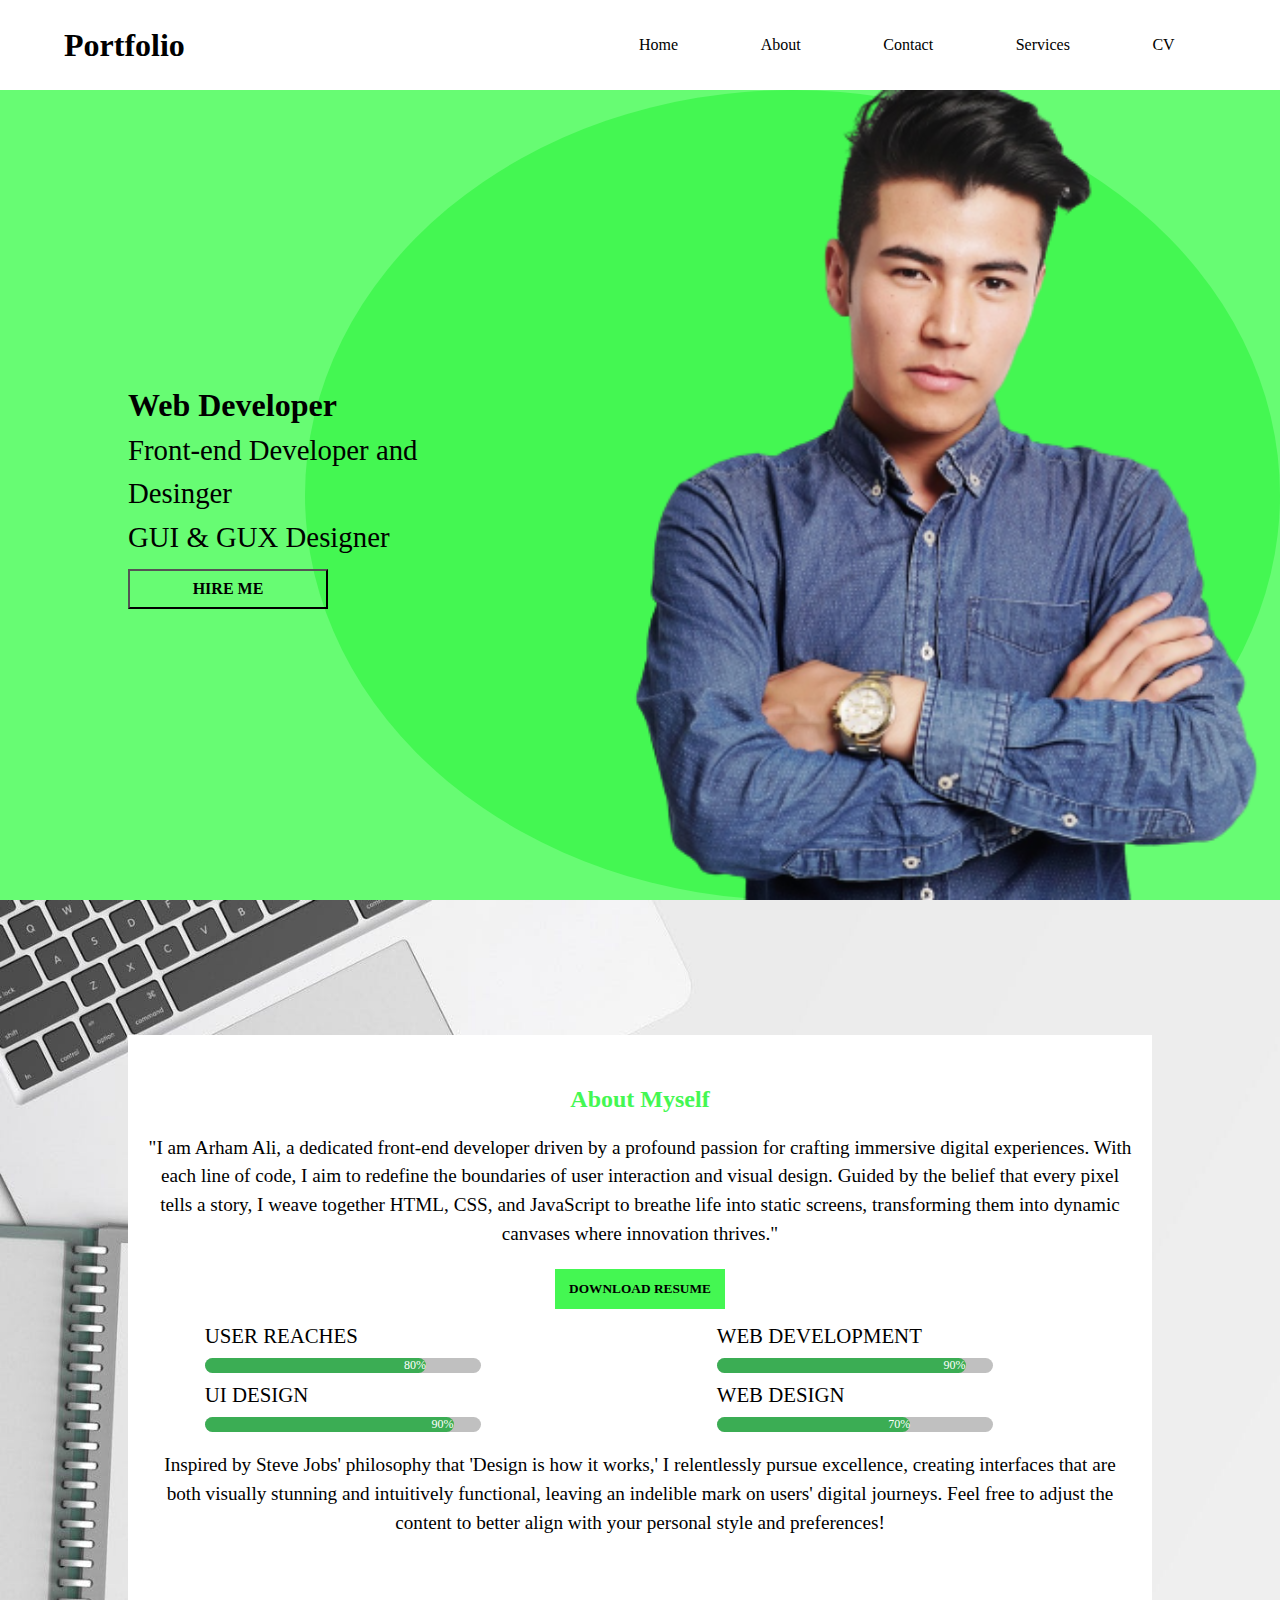
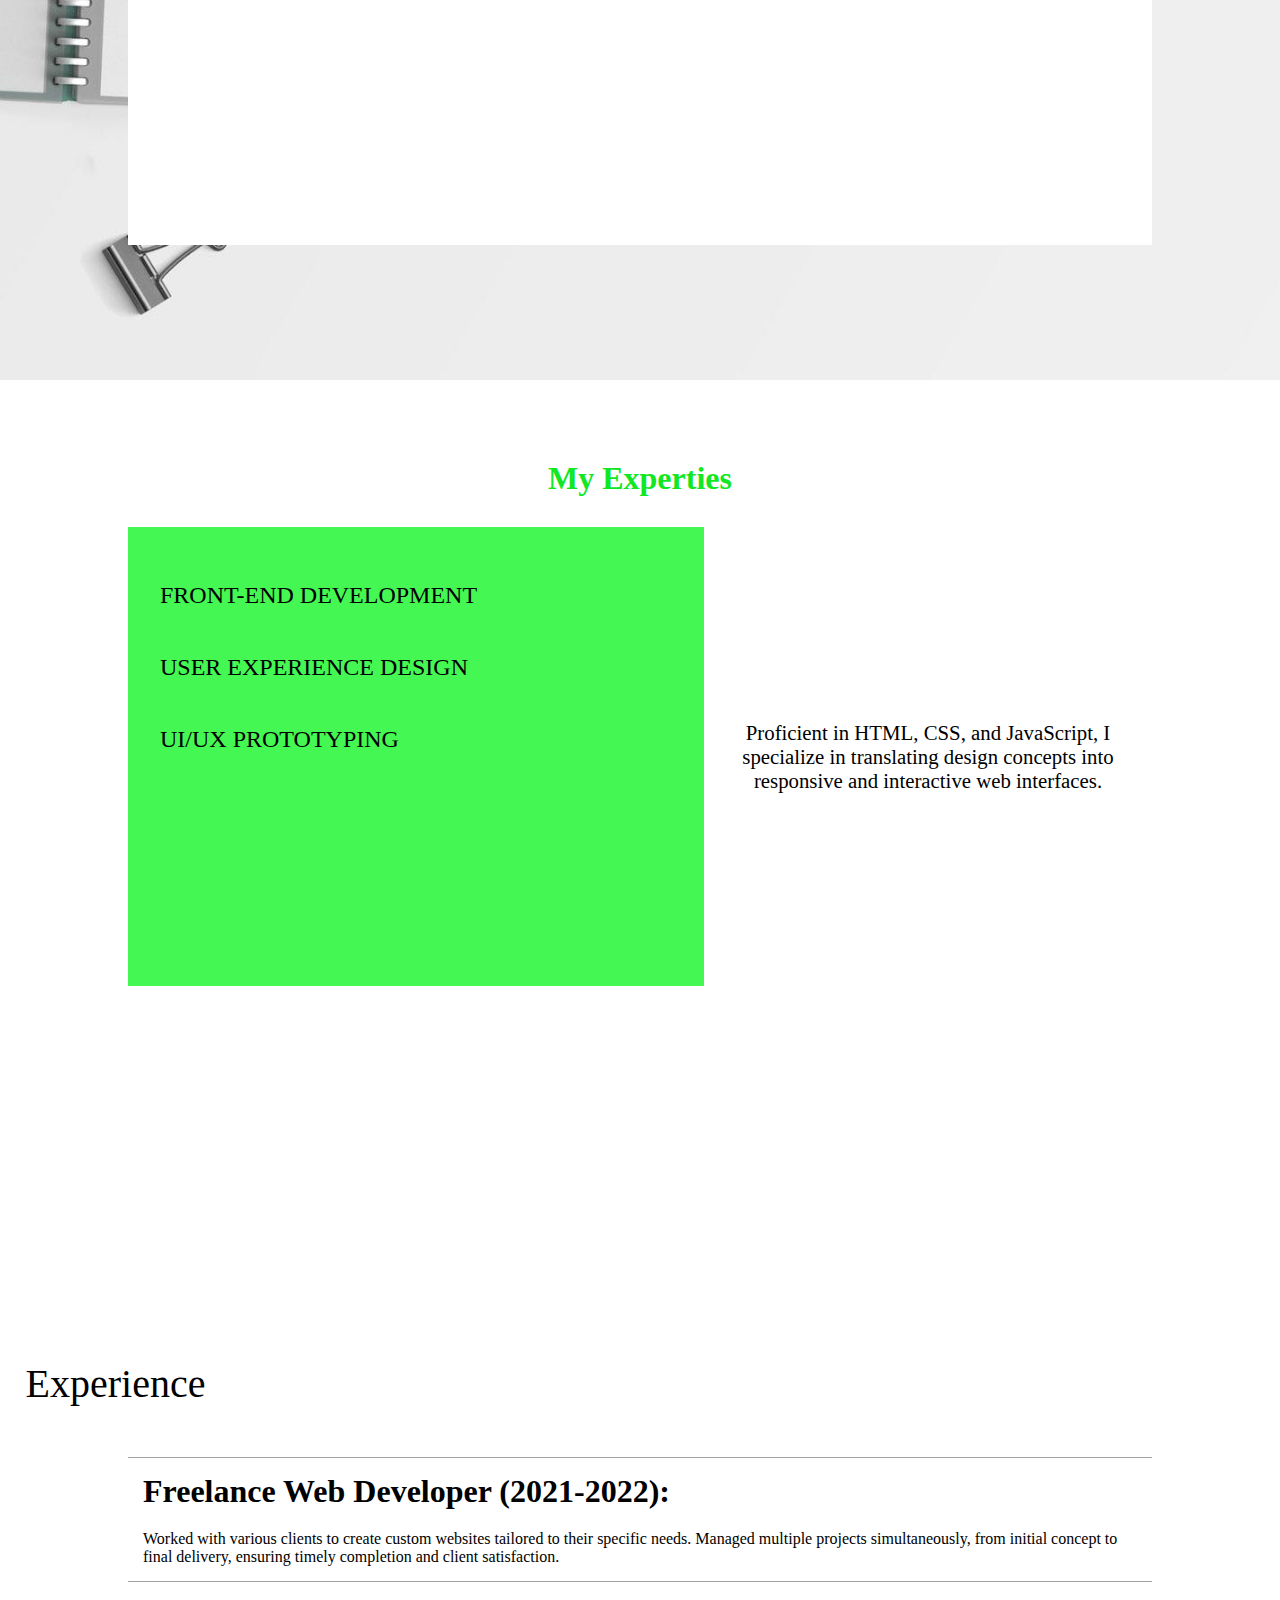
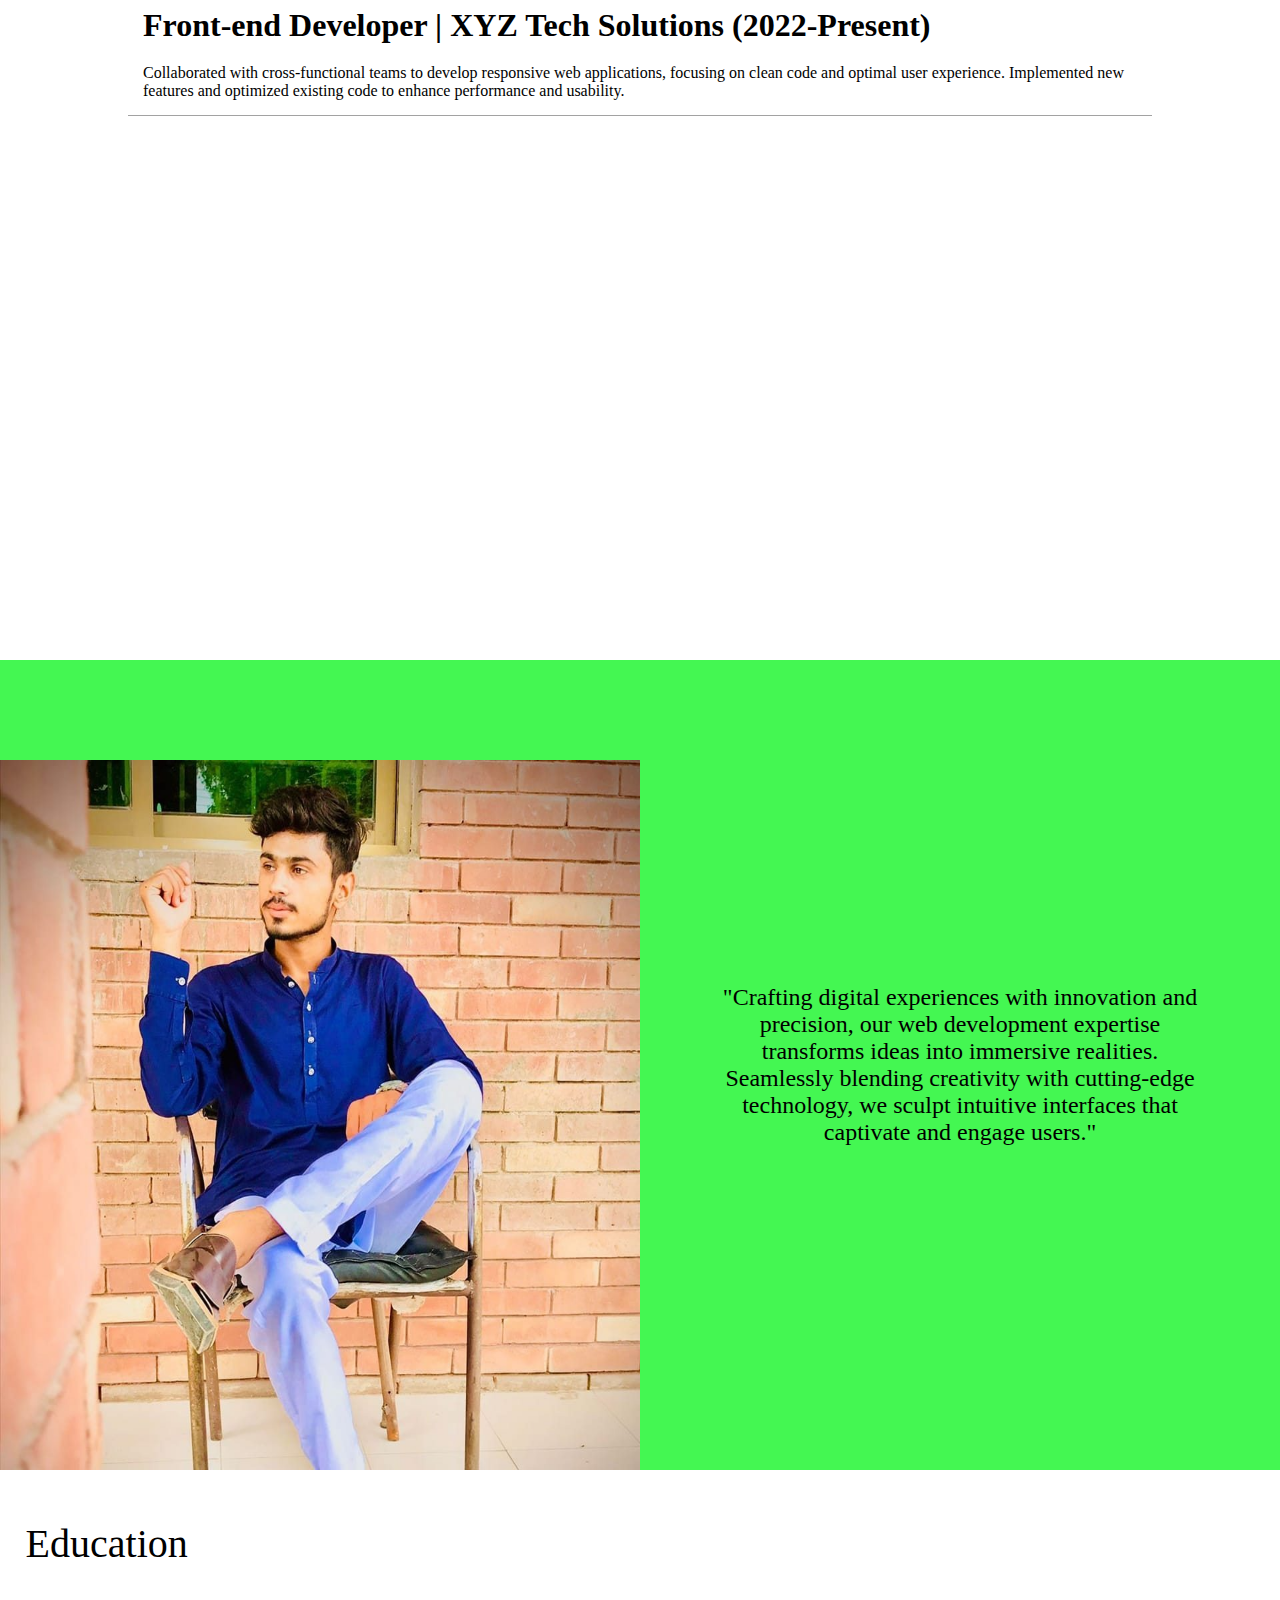
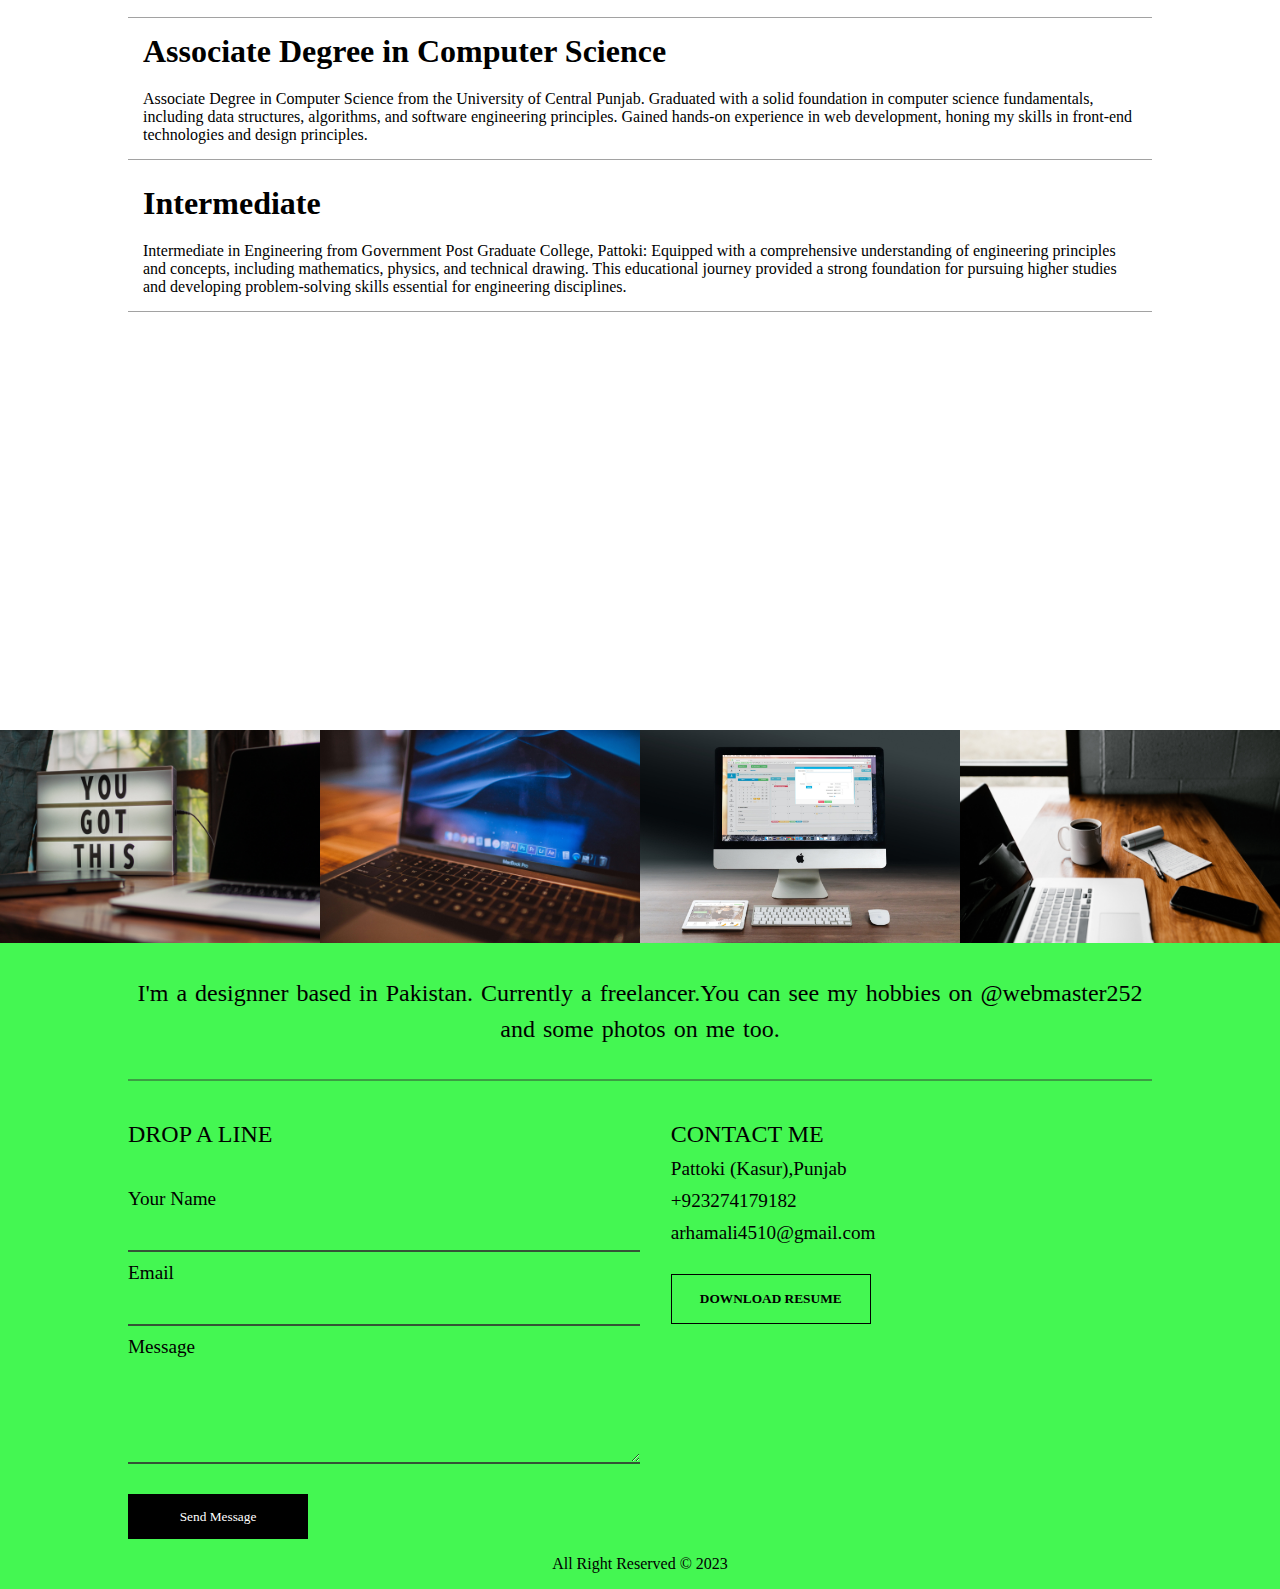
<file: index.html>
<!DOCTYPE html>
<html lang="en">

<head>
    <meta charset="UTF-8">
    <meta name="viewport" content="width=device-width, initial-scale=1.0">
    <title>My Portfolio</title>
    <link rel="stylesheet" href="stying.css">
</head>

<body>
    <header>
        <nav>
            <h1>Portfolio</h1>
            <div class="menu-toggle">
                <div class="bar"></div>
                <div class="bar"></div>
                <div class="bar"></div>
            </div>
            <ul class="menu">
                <li><a href="#home">Home</a></li>
                <li><a href="#about">About</a></li>
                <li><a href="#contact">Contact</a></li>
                <li><a href="#services">Services</a></li>
                <li><a href="cv.html">CV</a></li>
            </ul>
        </nav>
    </header>
    <main>
        <section id="home" class="first">
            <div id="text" class="text">
                <h1>Web Developer</h1>
                <p>Front-end Developer and Desinger<br>GUI & GUX Designer</p>
                <button class="hire" onclick="hire()">HIRE ME</button>
            </div>
            <div class="img">
                <img src="./model.png" alt="">
            </div>
        </section>
        <!-- About Section -->
        <section id="about" class="scnd">
            <div class="scnd-art">
                <article class="art">
                    <h2>About Myself</h2>
                    <p>"I am Arham Ali, a dedicated front-end developer driven by a profound passion for crafting
                        immersive digital experiences. With each line of code, I aim to redefine the boundaries of user
                        interaction and visual design. Guided by the belief that every pixel tells a story, I weave
                        together HTML, CSS, and JavaScript to breathe life into static screens, transforming them into
                        dynamic canvases where innovation thrives."</p>
                    <button class="resume-btn" onclick="busy()">DOWNLOAD RESUME</button>
                </article>
                <div class="pp-div">
                    <div class="p-div">
                        <div class="child-int">
                            <Label for="user">USER REACHES</Label>
                            <br>
                            <div class="container">
                                <div class="skill ur">80%</div>
                            </div>
                        </div>
                        <div class="child-int">
                            <Label for="UI">UI DESIGN</Label>
                            <br>
                            <div class="container">
                                <div class="skill ui">90%</div>
                            </div>
                        </div>
                    </div>
                    <div class="p-div">
                        <div class="child-int b">
                            <Label for="WEB">WEB DEVELOPMENT</Label>
                            <br>
                            <div class="container">
                                <div class="skill wd">90%</div>
                            </div>
                        </div>
                        <div class="child-int">
                            <Label for="WEBB">WEB DESIGN</Label>
                            <br>
                            <div class="container">
                                <div class="skill wdd">70%</div>
                            </div>
                        </div>
                    </div>
                </div>
                <div class="scnd-p">
                    <p> Inspired by Steve Jobs' philosophy that 'Design is
                        how it works,' I relentlessly pursue excellence, creating interfaces that are both visually
                        stunning and intuitively functional, leaving an indelible mark on users' digital journeys.
                        Feel free to adjust the content to better align with your personal style and preferences!</p>
                </div>
            </div>
        </section>
        <!-- Expertise Section -->
        <section id="services" class="experty">
            <h1>My Experties</h1>
            <div class="ex-parent">
                <div class="child1">
                    <!-- Add click events to toggle content -->
                    <p class="ab" onclick="toggleContent('p1')">Front-end Development</p>
                    <p class="ab" onclick="toggleContent('p2')">User Experience Design</p>
                    <p class="ab" onclick="toggleContent('p3')">UI/UX Prototyping</p>
                </div>
                <div class="child2">
                    <!-- Content to be toggled -->
                    <p class="jss p1">
                        Proficient in HTML, CSS, and JavaScript, I specialize in translating design concepts into
                        responsive and interactive web interfaces.
                    </p>
                    <p class="jss p2 hidden">
                        With a strong understanding of user behavior and interface design principles, I ensure that
                        every project I work on delivers an intuitive and engaging user experience.
                    </p>
                    <p class="jss p3 hidden">
                        Skilled in creating wireframes and prototypes using tools like Figma and Adobe XD to visualize
                        and iterate on design concepts.
                    </p>
                </div>
            </div>
        </section>
        <!-- Experience Section -->
        <section class="experience">
            <p class="h1">Experience</p>
            <div class="listt">
                <div style="border-top: 1px solid rgba(49, 48, 48, 0.452);" class="child-list">
                    <h1>Freelance Web Developer (2021-2022):</h1>
                    <p>Worked with various clients to create custom websites tailored to their specific needs. Managed
                        multiple projects simultaneously, from initial concept to final delivery, ensuring timely
                        completion and client satisfaction.</p>
                </div>
                <div class="child-list">
                    <h1>Front-end Developer | XYZ Tech Solutions (2022-Present)</h1>
                    <p>Collaborated with cross-functional teams to develop responsive web applications, focusing on
                        clean code and optimal user experience. Implemented new features and optimized existing code to
                        enhance performance and usability.</p>
                </div>
            </div>
        </section>
        <!-- Random Section -->
        <section class="enterpernour">
            <div class="my-img">
                <div class="bb enter-img">
                    <img style="width: 100%; height: 100%; object-fit: fill;" src="./Control-V (45).png" alt="">
                </div>
                <div class="bb enter-text">
                    <p>"Crafting digital experiences with innovation and precision, our web development expertise
                        transforms ideas into immersive realities. Seamlessly blending creativity with cutting-edge
                        technology, we sculpt intuitive interfaces that captivate and engage users."</p>
                </div>
            </div>
        </section>
        <!-- Education Section -->
        <section class="edu">
            <p class="h1">Education</p>
            <div class="listt">
                <div style="border-top: 1px solid rgba(49, 48, 48, 0.452);" class="child-list">
                    <h1>Associate Degree in Computer Science</h1>
                    <p> Associate Degree in Computer Science from the University of Central Punjab. Graduated with a
                        solid foundation in computer science fundamentals, including data structures, algorithms, and
                        software engineering principles. Gained hands-on experience in web development, honing my skills
                        in front-end technologies and design principles.</p>
                </div>
                <div class="child-list">
                    <h1>Intermediate</h1>
                    <p>Intermediate in Engineering from Government Post Graduate College, Pattoki: Equipped with a
                        comprehensive understanding of engineering principles and concepts, including mathematics,
                        physics, and technical drawing. This educational journey provided a strong foundation for
                        pursuing higher studies and developing problem-solving skills essential for engineering
                        disciplines.</p>
                </div>

        </section>
        <section class="base">
            <div class="art-gallery">
                <div class="art"><img src="./collection (1).jpg" alt=""></div>
                <div class="art"><img src="./collection (2).jpg" alt=""></div>
                <div class="art"><img src="./collection (3).jpg" alt=""></div>
                <div class="art"><img src="./collection (4).jpg" alt=""></div>
            </div>
        </section>
    </main>
    <footer>
        <div class="texture">
            <p>I'm a designner based in Pakistan. Currently a freelancer.You can see my hobbies on @webmaster252 and
                some photos on me too.</p>
        </div>
        <div class="divv">
            <div class="bb drop-line">
                <p class="bs">DROP A LINE</p>
                <form class="form" action="">
                    <label for="name">Your Name</label>
                    <input type="text" id="name" name="name" required>
                    <label for="">Email</label>
                    <input type="text" name="name" required>
                    <label for="msg">Message</label>
                    <textarea name="msg" id="" cols="30" rows="5"></textarea>
                    <button class="send">Send Message</button>
                </form>
            </div>
            <div id="contact" class="bb contact">
                <p class="bs">CONTACT ME</p>
                <p class="ds">Pattoki (Kasur),Punjab</p>
                <p class="ds">+923274179182</p>
                <a class="ds" style="text-decoration: none; color: black;"
                    href="mailto: arhamali4510@gmail.com">arhamali4510@gmail.com</a>
                <button class="zz resume-btn" onclick="busy()">DOWNLOAD RESUME</button>
            </div>
        </div>
        <div class="footerr">
            <p>All Right Reserved &copy 2023</p>
        </div>
    </footer>

    <script>
        // JavaScript function to toggle content visibility
        function toggleContent(className) {
            var elements = document.querySelectorAll('.child2 > p');
            elements.forEach(function (element) {
                element.classList.add('hidden');
            });

            var selectedElements = document.querySelectorAll('.' + className);
            selectedElements.forEach(function (element) {
                element.classList.remove('hidden');
            });
        }




        const busy = () => {
            window.open('cv.html');
        }
        const hire = () => {
            window.open('https://www.fiverr.com/s/R5Q6x8', '_blank');
        }

        // This script toggles the 'active' class when the menu-toggle is clicked
        const menuToggle = document.querySelector('.menu-toggle');
        const menu = document.querySelector('.menu');

        menuToggle.addEventListener('click', () => {
            menu.classList.toggle('active');
            document.querySelector('#text').style.marginTop = '20%';
        });

        // Add this script to close the menu when an item is clicked
        const menuItems = document.querySelectorAll('.menu a');

        menuItems.forEach(item => {
            item.addEventListener('click', () => {
                menu.classList.remove('active');
                document.querySelector('#text').style.marginTop = '-20%';
            });
        });
    </script>
</body>
</html>
</file>
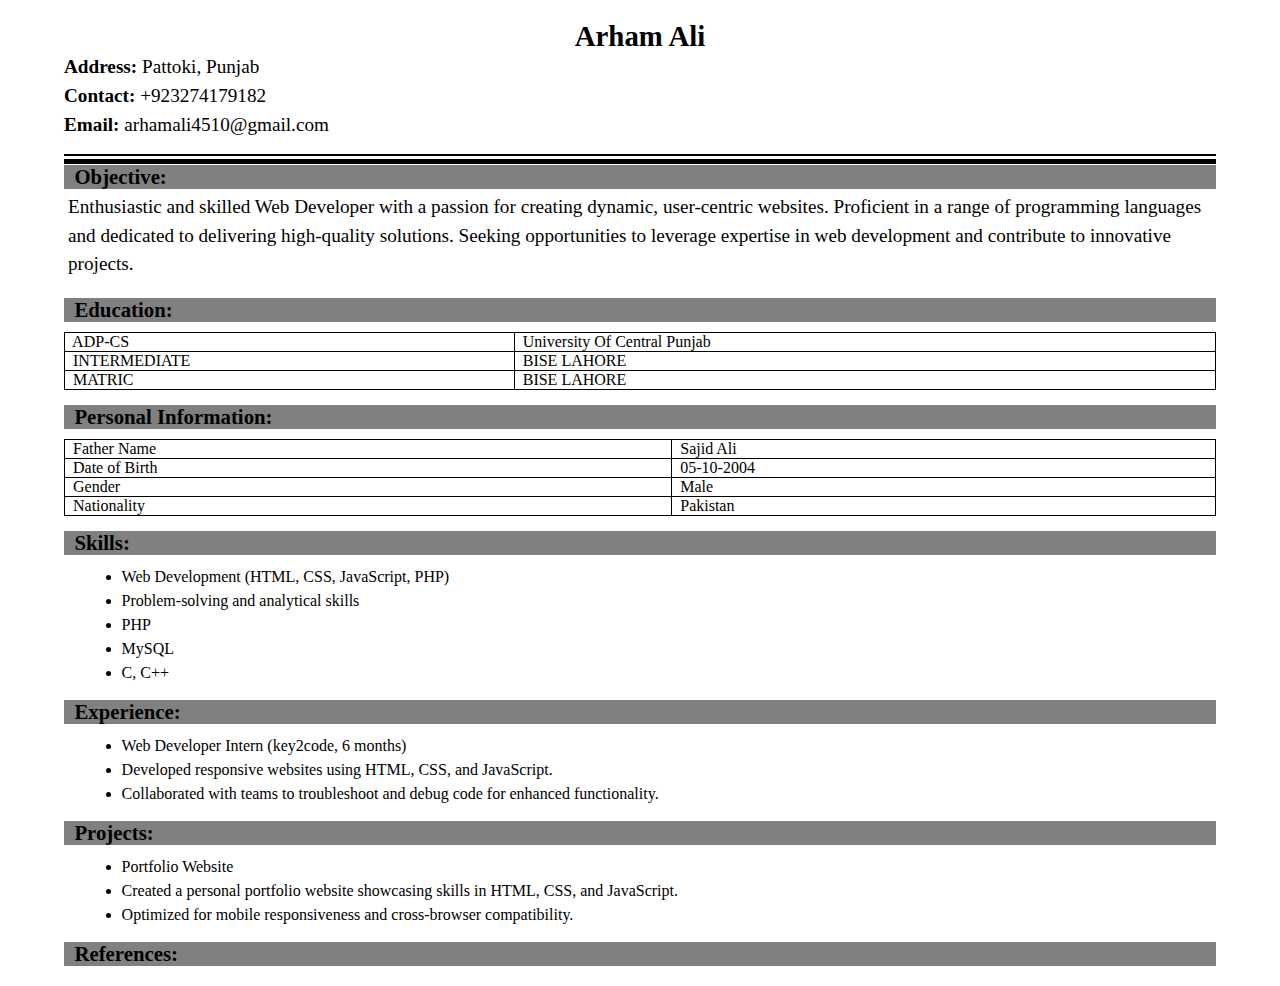
<file: cv.html>
<!DOCTYPE html>
<html lang="en">

<head>
    <meta charset="UTF-8">
    <meta name="viewport" content="width=device-width, initial-scale=1.0">
    <title>Document</title>
    <style>
        :root{
            --size:1.2rem;
        }
        *{
            margin: 0;
            padding: 0;
        }
        .head{
            text-align: center; 
        }
        .head h1{
            font-size: 1.8rem;
        }
        .info p{
            font-size: var(--size);
        }
        main{
            width: 90%;
            margin: 20px auto;
        }
        .design{
            background-color: rgba(63, 62, 62, 0.658);
            color: black;
        }
        .div1{
            background-color: black;
            height: 2px;
            width: 100%;
            margin: 3px 0;
        }
        .div2{
            background-color: black;
            height: 5px;
            width: 100%;
            margin: 2px 0 0.5px 0;
        }
       .info{
        line-height: 1.5;
       }
       .info a{
        text-decoration: none;
        color: black;
       }
       .design h2{
        font-size: 1.3rem;
       }
       .text{
        line-height: 1.5;
        font-size: var(--size);
        padding: 4px;
       }
       section{
        margin-top: 15px;
       }
       table , td, tr{
        border: 1.5px solid black;
        border-collapse: collapse;
       }
       table{
        margin-top: 10px;
        width: 100%;
       }
       section .sk{
        width: 90%;
        margin: 10px  auto;
        line-height: 1.5;
       }
    </style>
</head>

<body>
    <main>

        <section>
            <div class="head">
                <h1>
                    Arham Ali
                </h1>
        </div>
        <div class="info">
            <p>
                <b>Address: </b> Pattoki, Punjab <br>
                <b>Contact:</b> +923274179182 <br>
                <b>Email:</b> <a href="mailto: arhamali4510@gmail.com">arhamali4510@gmail.com</a>
            </p>
        </div>
    </section>
    <section class="Objective">
        <div class="div1">

        </div>
        <div class="div2">

        </div>
        <div class="design">
            <h2>
                &nbsp; Objective:
            </h2>
        </div>
        <div class="text">
            <p>
               Enthusiastic and skilled Web Developer with a passion for creating dynamic, user-centric websites. Proficient in
               a range of programming languages and dedicated to delivering high-quality solutions. Seeking opportunities to
               leverage expertise in web development and contribute to innovative projects.
           </p>
        </div>
    </section>
    <section class="education">
        <!-- <div class="div1">

        </div>
        <div class="div2">

        </div> -->
        <div class="design">
            <h2>
                &nbsp; Education:
            </h2>
        </div>
        <div class="tab">
            <table>
                <tbody>
                    <tr>
                        <td>&nbsp; ADP-CS</td>
                        <td>&nbsp; University Of Central Punjab</td>
                    </tr>
                    <tr>
                        <td>&nbsp; INTERMEDIATE</td>
                        <td>&nbsp; BISE LAHORE</td>
                    </tr>
                    <tr>
                        <td>&nbsp; MATRIC</td>
                        <td>&nbsp; BISE LAHORE</td>
                    </tr>
                </tbody>
            </table>
        </div>
    </section>
    <section class="p-info">
                <!-- <div class="div1">

        </div>
        <div class="div2">

        </div> -->
        <div class="design">
            <h2>
                &nbsp; Personal Information:
            </h2>
        </div>
        <div class="tab">
            <table>
                <tbody>
                    <tr>
                        <td>&nbsp; Father Name</td>
                        <td>&nbsp; Sajid Ali</td>
                    </tr>
                    <tr>
                        <td>&nbsp; Date of Birth</td>
                        <td>&nbsp; 05-10-2004</td>
                    </tr>
                    <tr>
                        <td>&nbsp; Gender</td>
                        <td>&nbsp; Male</td>
                    </tr>
                    <tr>
                        <td>&nbsp; Nationality</td>
                        <td>&nbsp; Pakistan</td>
                    </tr>
                </tbody>
            </table>
        </div>

    </section>
      <section class="skill">
        <!-- <div class="div1">

        </div>
        <div class="div2">

        </div> -->
        <div class="design">
            <h2>
                &nbsp; Skills:
            </h2>
        </div>
        <div class="sk">
            <ul>
                <li>Web Development (HTML, CSS, JavaScript, PHP)</li>
                <li>Problem-solving and analytical skills</li>
                <li>PHP</li>
                <li>MySQL</li>
                <li>C, C++</li>
            </ul>
        </div>
      </section>
      <section class="exp">
        <!-- <div class="div1">

        </div>
        <div class="div2">

        </div> -->
        <div class="design">
            <h2>
                &nbsp; Experience:
            </h2>
        </div>
        <div class="sk">
            <ul>
                <li>
                Web Developer Intern (key2code, 6 months)
                </li>
                <li>
                Developed responsive websites using HTML, CSS, and JavaScript.
                </li>
                <li>
                Collaborated with teams to troubleshoot and debug code for enhanced functionality.
                </li>
            </ul>
        </div>
        <h3>
        </h3>
      </section>
      <section class="pro">
        <!-- <div class="div1">

        </div>
        <div class="div2">

        </div> -->
        <div class="design">
            <h2>
                &nbsp; Projects:
            </h2>
        </div>
        <div class="sk">
            <ul>
                <li>
                    Portfolio Website
                </li>
                <li>
                    Created a personal portfolio website showcasing skills in HTML, CSS, and JavaScript.
                </li>
                <li>
                    Optimized for mobile responsiveness and cross-browser compatibility.
                </li>
            </ul>
        </div>
        <h3>
        </h3>
      </section>
      <section class="References">
        <!-- <div class="div1">

        </div>
        <div class="div2">

        </div> -->
        <div class="design">
            <h2>
                &nbsp; References:
            </h2>
        </div>
        <div class="sk">
            
        </div>
      </section>
</main>
</body>

</html>
</file>
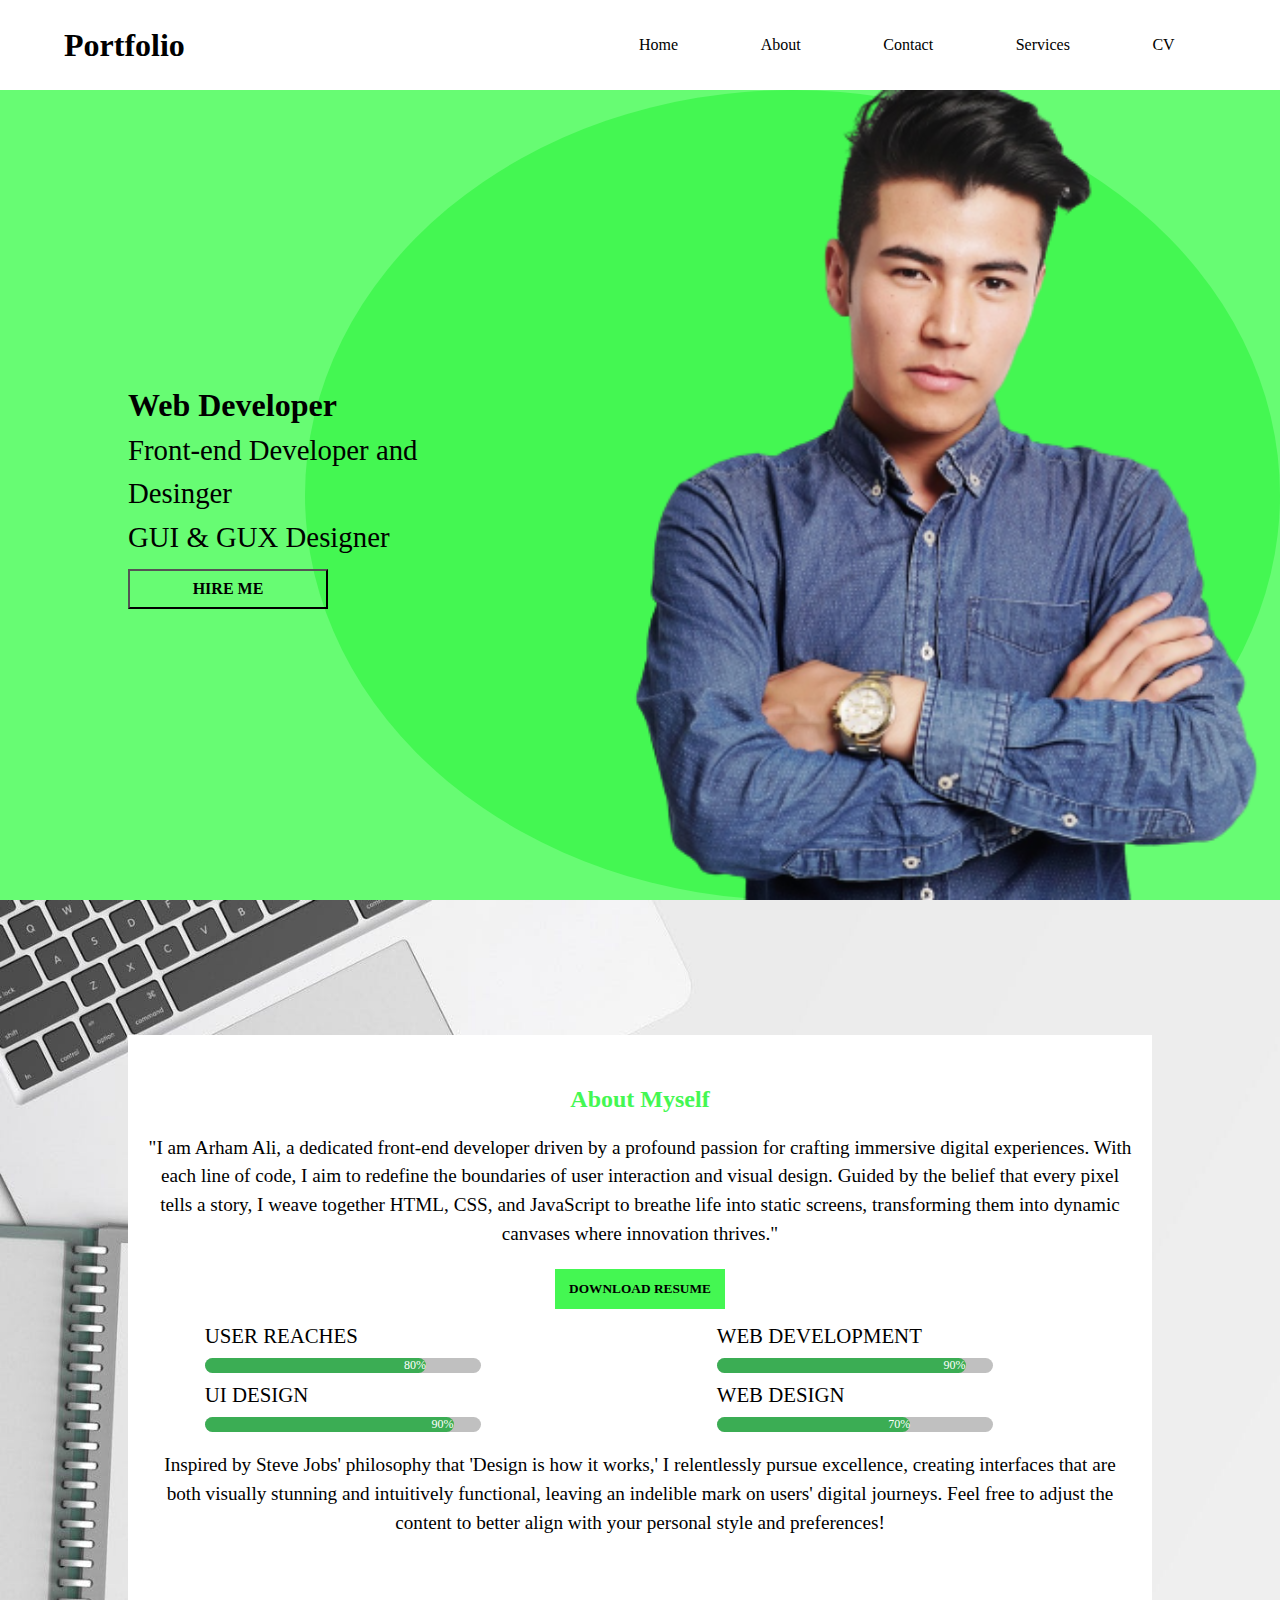
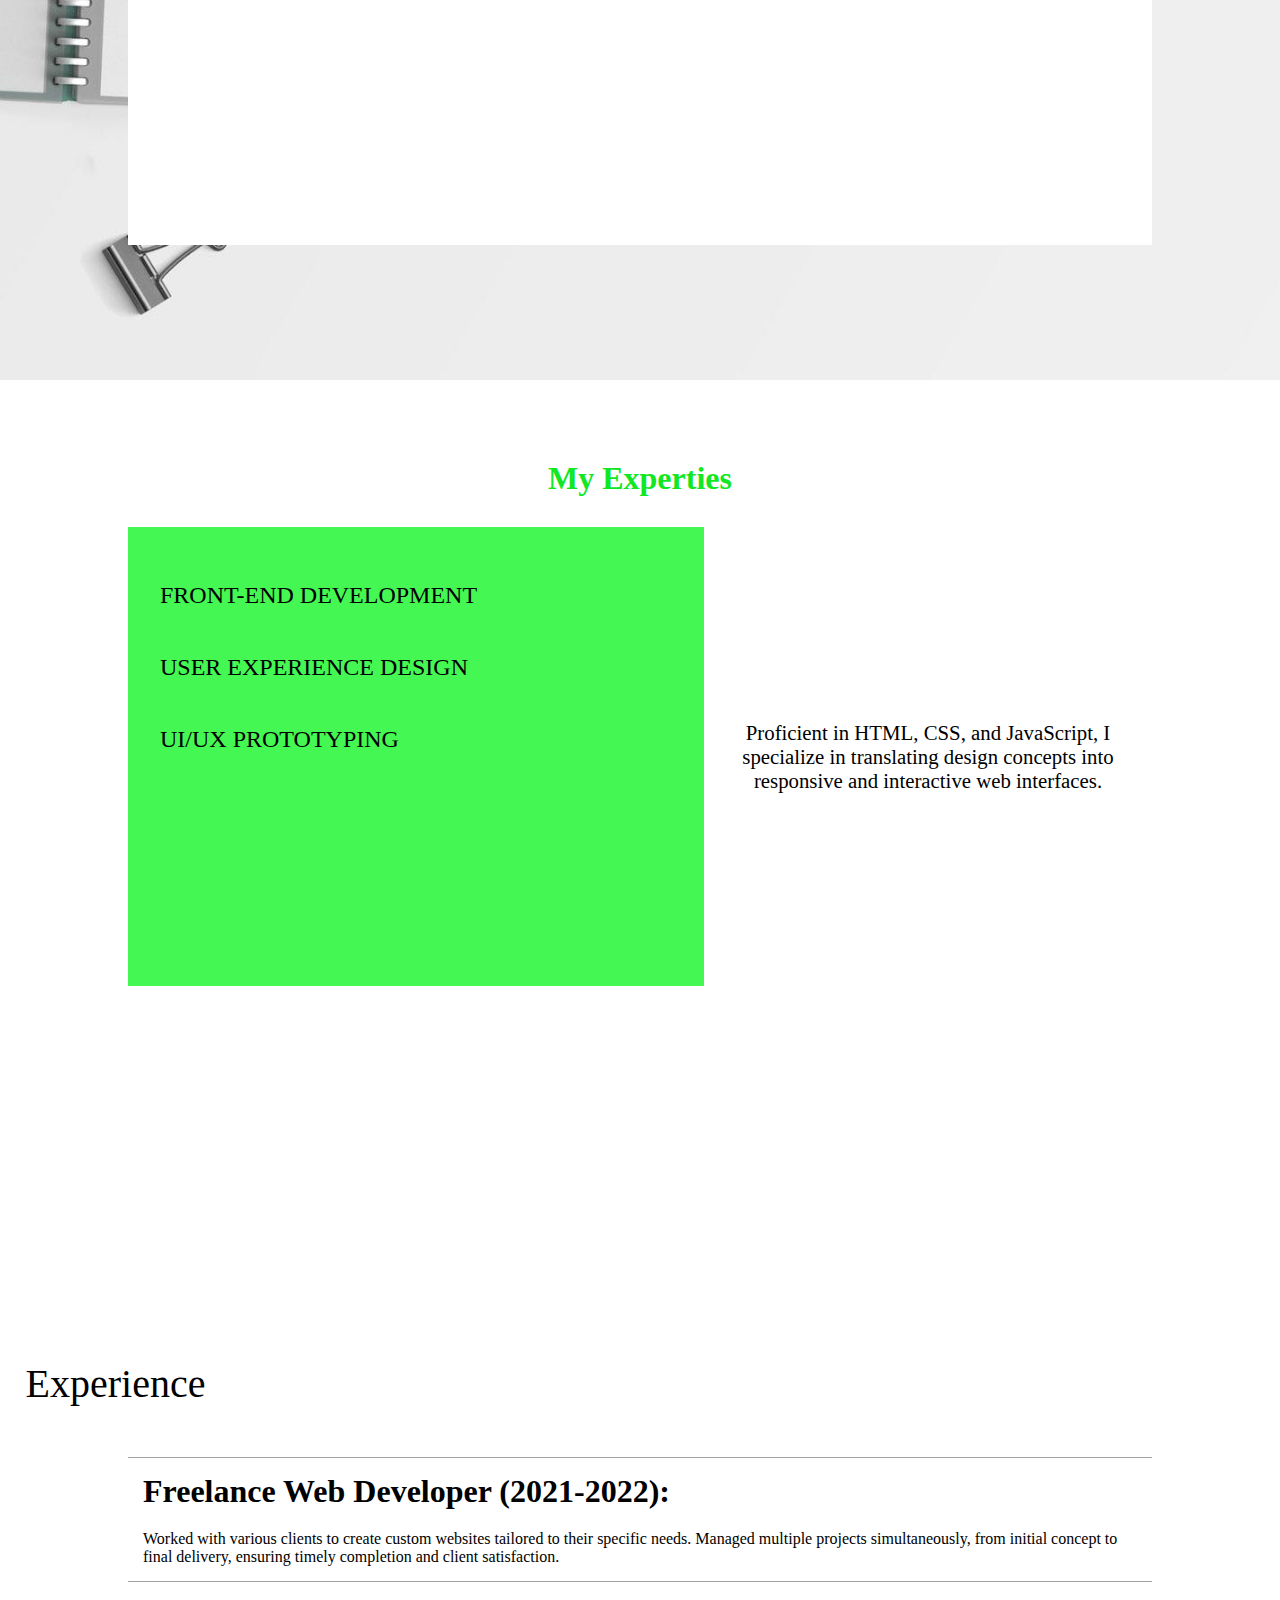
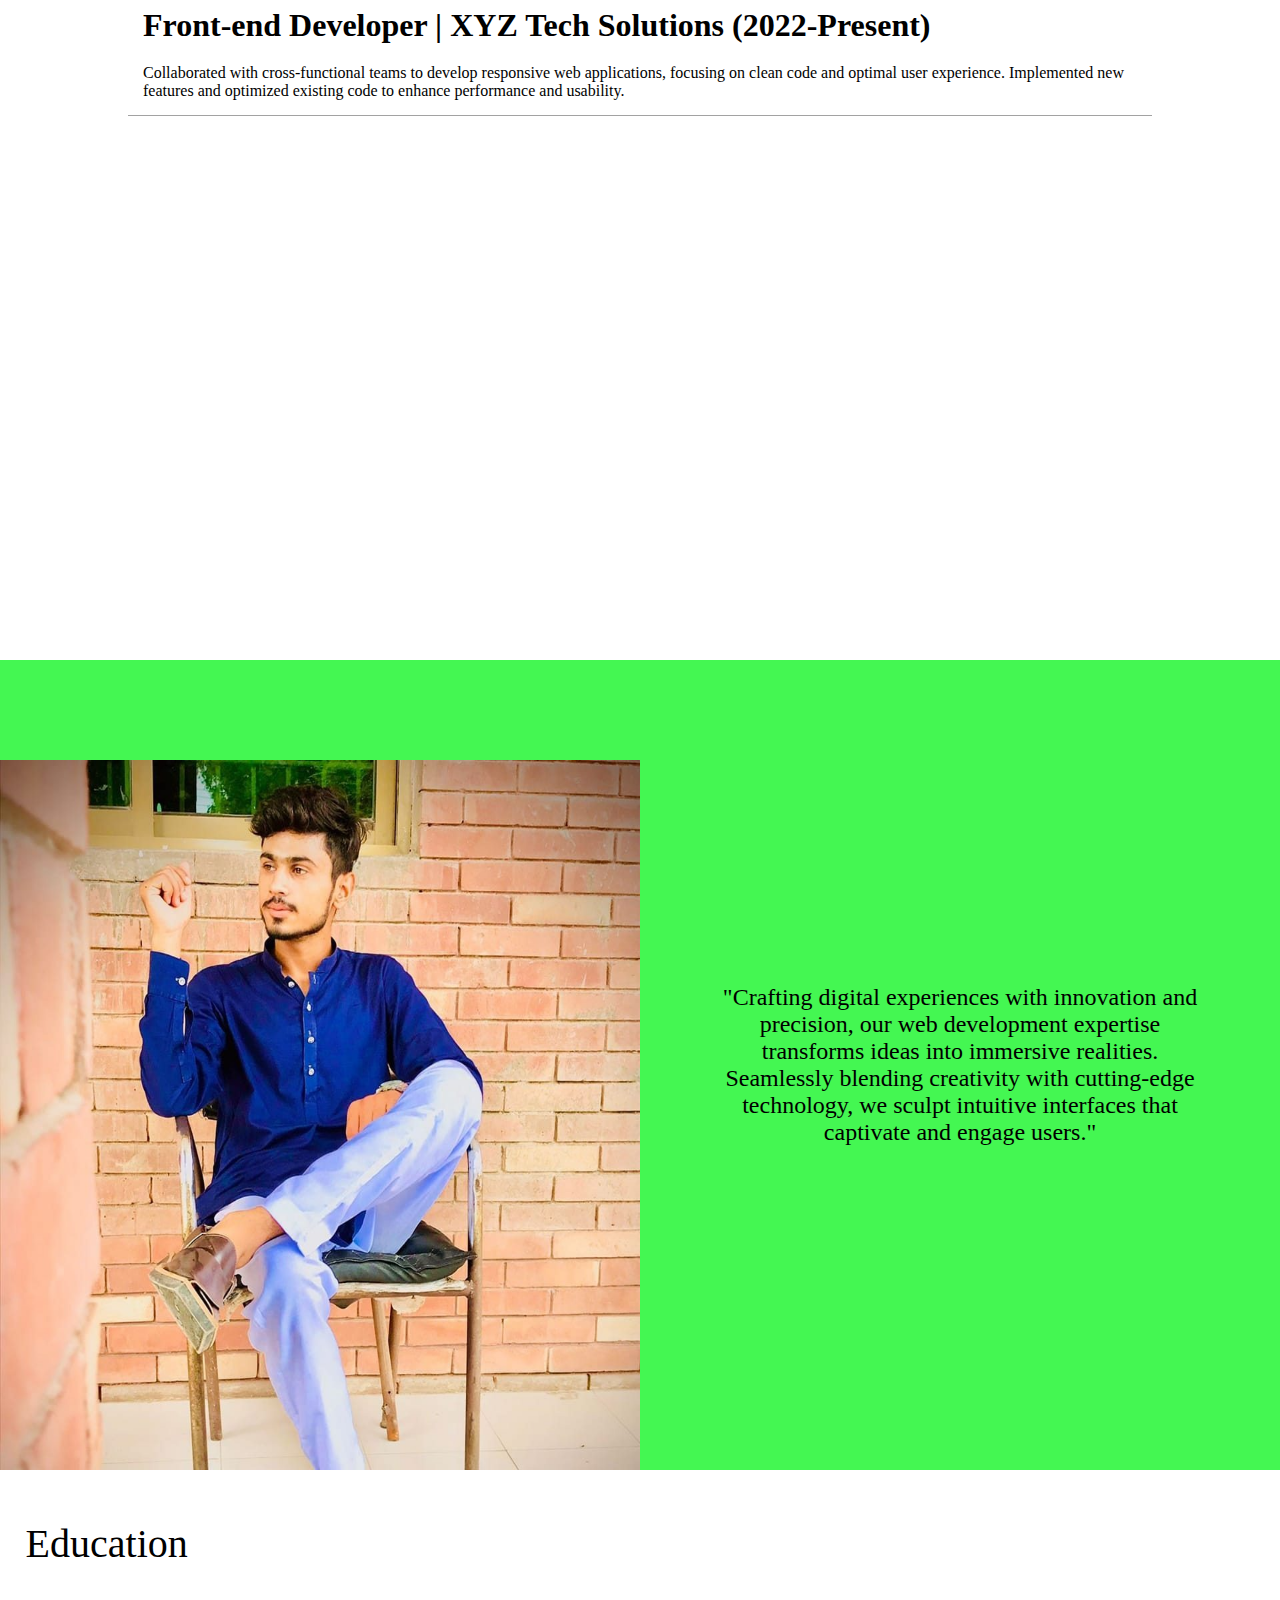
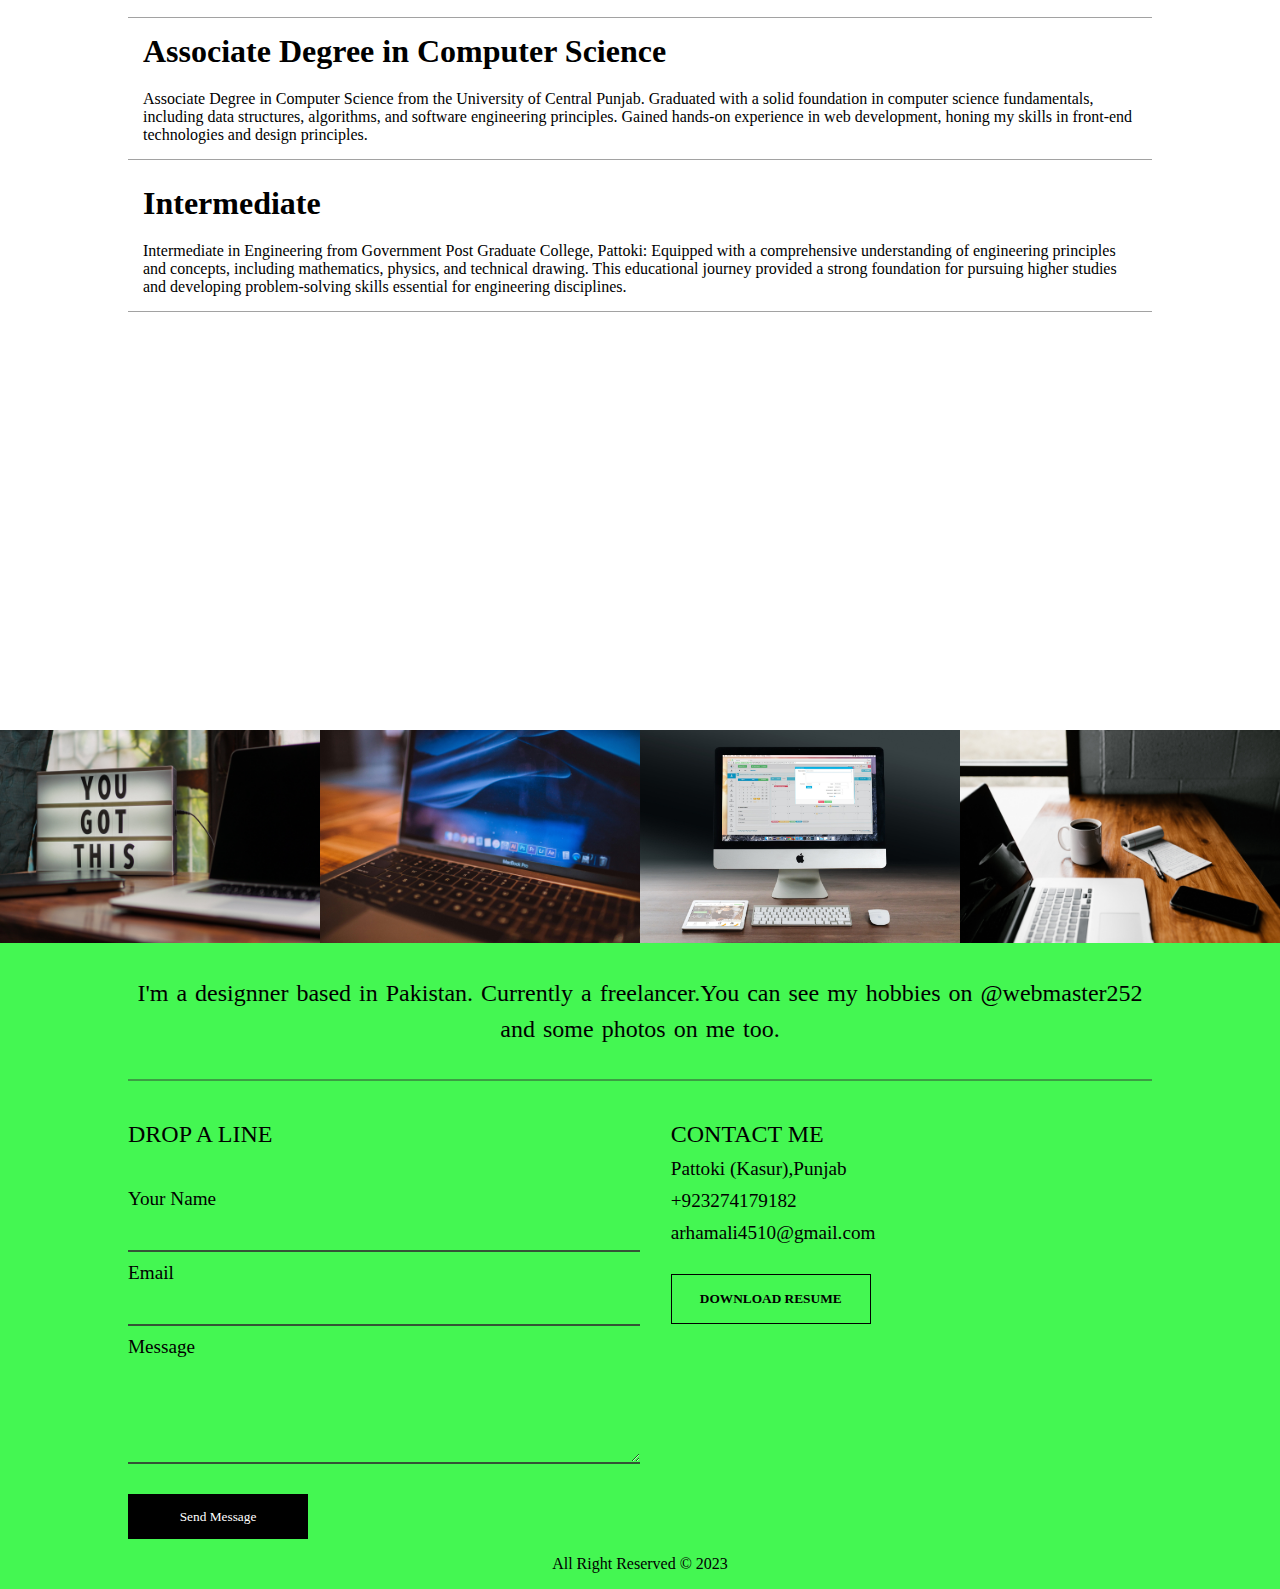
<file: indexp.html>
<!DOCTYPE html>
<html lang="en">

<head>
    <meta charset="UTF-8">
    <meta name="viewport" content="width=device-width, initial-scale=1.0">
    <title>My Portfolio</title>
    <link rel="stylesheet" href="stying.css">
</head>

<body>
    <header>
        <nav>
            <h1>Portfolio</h1>
            <div class="menu-toggle">
                <div class="bar"></div>
                <div class="bar"></div>
                <div class="bar"></div>
            </div>
            <ul class="menu">
                <li><a href="#home">Home</a></li>
                <li><a href="#about">About</a></li>
                <li><a href="#contact">Contact</a></li>
                <li><a href="#services">Services</a></li>
                <li><a href="cv.html">CV</a></li>
            </ul>
        </nav>
    </header>
    <main>
        <section id="home" class="first">
            <div id="text" class="text">
                <h1>Web Developer</h1>
                <p>Front-end Developer and Desinger<br>GUI & GUX Designer</p>
                <button class="hire" onclick="hire()">HIRE ME</button>
            </div>
            <div class="img">
                <img src="/model.png" alt="">
            </div>
        </section>
        <!-- About Section -->
        <section id="about" class="scnd">
            <div class="scnd-art">
                <article class="art">
                    <h2>About Myself</h2>
                    <p>"I am Arham Ali, a dedicated front-end developer driven by a profound passion for crafting
                        immersive digital experiences. With each line of code, I aim to redefine the boundaries of user
                        interaction and visual design. Guided by the belief that every pixel tells a story, I weave
                        together HTML, CSS, and JavaScript to breathe life into static screens, transforming them into
                        dynamic canvases where innovation thrives."</p>
                    <button class="resume-btn" onclick="busy()">DOWNLOAD RESUME</button>
                </article>
                <div class="pp-div">
                    <div class="p-div">
                        <div class="child-int">
                            <Label for="user">USER REACHES</Label>
                            <br>
                            <div class="container">
                                <div class="skill ur">80%</div>
                            </div>
                        </div>
                        <div class="child-int">
                            <Label for="UI">UI DESIGN</Label>
                            <br>
                            <div class="container">
                                <div class="skill ui">90%</div>
                            </div>
                        </div>
                    </div>
                    <div class="p-div">
                        <div class="child-int b">
                            <Label for="WEB">WEB DEVELOPMENT</Label>
                            <br>
                            <div class="container">
                                <div class="skill wd">90%</div>
                            </div>
                        </div>
                        <div class="child-int">
                            <Label for="WEBB">WEB DESIGN</Label>
                            <br>
                            <div class="container">
                                <div class="skill wdd">70%</div>
                            </div>
                        </div>
                    </div>
                </div>
                <div class="scnd-p">
                    <p> Inspired by Steve Jobs' philosophy that 'Design is
                        how it works,' I relentlessly pursue excellence, creating interfaces that are both visually
                        stunning and intuitively functional, leaving an indelible mark on users' digital journeys.
                        Feel free to adjust the content to better align with your personal style and preferences!</p>
                </div>
            </div>
        </section>
        <!-- Expertise Section -->
        <section id="services" class="experty">
            <h1>My Experties</h1>
            <div class="ex-parent">
                <div class="child1">
                    <!-- Add click events to toggle content -->
                    <p class="ab" onclick="toggleContent('p1')">Front-end Development</p>
                    <p class="ab" onclick="toggleContent('p2')">User Experience Design</p>
                    <p class="ab" onclick="toggleContent('p3')">UI/UX Prototyping</p>
                </div>
                <div class="child2">
                    <!-- Content to be toggled -->
                    <p class="jss p1">
                        Proficient in HTML, CSS, and JavaScript, I specialize in translating design concepts into
                        responsive and interactive web interfaces.
                    </p>
                    <p class="jss p2 hidden">
                        With a strong understanding of user behavior and interface design principles, I ensure that
                        every project I work on delivers an intuitive and engaging user experience.
                    </p>
                    <p class="jss p3 hidden">
                        Skilled in creating wireframes and prototypes using tools like Figma and Adobe XD to visualize
                        and iterate on design concepts.
                    </p>
                </div>
            </div>
        </section>
        <!-- Experience Section -->
        <section class="experience">
            <p class="h1">Experience</p>
            <div class="listt">
                <div style="border-top: 1px solid rgba(49, 48, 48, 0.452);" class="child-list">
                    <h1>Freelance Web Developer (2021-2022):</h1>
                    <p>Worked with various clients to create custom websites tailored to their specific needs. Managed
                        multiple projects simultaneously, from initial concept to final delivery, ensuring timely
                        completion and client satisfaction.</p>
                </div>
                <div class="child-list">
                    <h1>Front-end Developer | XYZ Tech Solutions (2022-Present)</h1>
                    <p>Collaborated with cross-functional teams to develop responsive web applications, focusing on
                        clean code and optimal user experience. Implemented new features and optimized existing code to
                        enhance performance and usability.</p>
                </div>
            </div>
        </section>
        <!-- Random Section -->
        <section class="enterpernour">
            <div class="my-img">
                <div class="bb enter-img">
                    <img style="width: 100%; height: 100%; object-fit: fill;" src="/Control-V (45).png" alt="">
                </div>
                <div class="bb enter-text">
                    <p>"Crafting digital experiences with innovation and precision, our web development expertise
                        transforms ideas into immersive realities. Seamlessly blending creativity with cutting-edge
                        technology, we sculpt intuitive interfaces that captivate and engage users."</p>
                </div>
            </div>
        </section>
        <!-- Education Section -->
        <section class="edu">
            <p class="h1">Education</p>
            <div class="listt">
                <div style="border-top: 1px solid rgba(49, 48, 48, 0.452);" class="child-list">
                    <h1>Associate Degree in Computer Science</h1>
                    <p> Associate Degree in Computer Science from the University of Central Punjab. Graduated with a
                        solid foundation in computer science fundamentals, including data structures, algorithms, and
                        software engineering principles. Gained hands-on experience in web development, honing my skills
                        in front-end technologies and design principles.</p>
                </div>
                <div class="child-list">
                    <h1>Intermediate</h1>
                    <p>Intermediate in Engineering from Government Post Graduate College, Pattoki: Equipped with a
                        comprehensive understanding of engineering principles and concepts, including mathematics,
                        physics, and technical drawing. This educational journey provided a strong foundation for
                        pursuing higher studies and developing problem-solving skills essential for engineering
                        disciplines.</p>
                </div>

        </section>
        <section class="base">
            <div class="art-gallery">
                <div class="art"><img src="/collection (1).jpg" alt=""></div>
                <div class="art"><img src="/collection (2).jpg" alt=""></div>
                <div class="art"><img src="/collection (3).jpg" alt=""></div>
                <div class="art"><img src="/collection (4).jpg" alt=""></div>
            </div>
        </section>
    </main>
    <footer>
        <div class="texture">
            <p>I'm a designner based in Pakistan. Currently a freelancer.You can see my hobbies on @webmaster252 and
                some photos on me too.</p>
        </div>
        <div class="divv">
            <div class="bb drop-line">
                <p class="bs">DROP A LINE</p>
                <form class="form" action="">
                    <label for="name">Your Name</label>
                    <input type="text" id="name" name="name" required>
                    <label for="">Email</label>
                    <input type="text" name="name" required>
                    <label for="msg">Message</label>
                    <textarea name="msg" id="" cols="30" rows="5"></textarea>
                    <button class="send">Send Message</button>
                </form>
            </div>
            <div id="contact" class="bb contact">
                <p class="bs">CONTACT ME</p>
                <p class="ds">Pattoki (Kasur),Punjab</p>
                <p class="ds">+923274179182</p>
                <a class="ds" style="text-decoration: none; color: black;"
                    href="mailto: arhamali4510@gmail.com">arhamali4510@gmail.com</a>
                <button class="zz resume-btn" onclick="busy()">DOWNLOAD RESUME</button>
            </div>
        </div>
        <div class="footerr">
            <p>All Right Reserved &copy 2023</p>
        </div>
    </footer>

    <script>
        // JavaScript function to toggle content visibility
        function toggleContent(className) {
            var elements = document.querySelectorAll('.child2 > p');
            elements.forEach(function (element) {
                element.classList.add('hidden');
            });

            var selectedElements = document.querySelectorAll('.' + className);
            selectedElements.forEach(function (element) {
                element.classList.remove('hidden');
            });
        }




        const busy = () => {
            window.open('cv.html');
        }
        const hire = () => {
            window.open('https://www.fiverr.com/s/R5Q6x8', '_blank');
        }

        // This script toggles the 'active' class when the menu-toggle is clicked
        const menuToggle = document.querySelector('.menu-toggle');
        const menu = document.querySelector('.menu');

        menuToggle.addEventListener('click', () => {
            menu.classList.toggle('active');
            document.querySelector('#text').style.marginTop = '20%';
        });

        // Add this script to close the menu when an item is clicked
        const menuItems = document.querySelectorAll('.menu a');

        menuItems.forEach(item => {
            item.addEventListener('click', () => {
                menu.classList.remove('active');
                document.querySelector('#text').style.marginTop = '-20%';
            });
        });
    </script>
</body>
</html>
</file>
<file: stying.css>
* {
    font-family: serif;
    margin: 0px;
    padding: 0px;
    box-sizing: border-box;
}

header {
    z-index: 1;

}
.menu-toggle {
    display: none;
    flex-direction: column;
    cursor: pointer;
  }
 .bar {
    width: 25px;
    height: 3px;
    background-color: #000000;
    margin: 4px 0;
  }
nav {
    width: 90%;
    margin: auto;
    min-height: 10vh;
    display: flex;
    align-items: center;
}

nav h1 {
    flex-grow: 1;
}

ul {
    flex-grow: 1;
    display: flex;
    justify-content: space-around;
    list-style: none;
}
ul a{
    text-decoration: none;
    color: #000000;
}

.first {
    display: flex;
    min-height: 90vh;
    background-color: rgb(103, 252, 115);
}

.text {
    position: relative;
    flex-grow: 1;
    display: flex;
    flex-direction: column;
    justify-content: center;
    left: 10%;
    line-height: 1.5;
}

.img {
    background-color: rgb(68, 247, 82);
    display: flex;
    justify-content: baseline;
    /* border: 1px solid black; */
    flex-grow: 1;
    border-radius: 90% 90% 90% 90%;
    object-fit: fill;
    width: 100%;
}

.text h1 {
    font-size: 2rem;
}

.text p {
    font-size: 1.8rem;
}

.hire {
    width: 200px;
    height: 40px;
    font-size: 1rem;
    font-weight: 700;
    cursor: pointer;
    margin-top: 10px;
    background: none;
}
.hire:hover{
    border: none;
    background-color: white;
    transition: 0.8s;
}

.jss {
    animation: myAnim 1s ease 0s 1 alternate forwards;
}

@keyframes myAnim {
    0% {
        opacity: 0;
        transform: scale(0.6);
    }

    100% {
        opacity: 1;
        transform: scale(1);
    }
}
.scnd {
    background: url("/pexels-pixabay-434337.jpg");
    background-repeat: no-repeat;
    background-size: cover;
    min-height: 120vh;
    display: grid;
    place-items: center;
}
.scnd-art {   
    width: 80%;
    min-height: 90vh;
    margin: auto;
    background: white;
    margin: 50px auto;
}
.art {
    display: flex;
    flex-direction: column;
    text-align: center;
    align-items: center;
}
.art h2 {
    margin-top: 5%;
    color: rgb(68, 247, 82);
}

.art p {
    margin-top: 2%;
    font-size: 1.2rem;
    line-height: 1.5;
    padding: 0 20px;
}
.resume-btn {
    width: 170px;
    height: 40px;
    font-weight: 600;
    margin-top: 20px;
    background-color: rgb(68, 247, 82);
    border: none;
    cursor: pointer;
}
.resume-btn:hover{
    transform: scale(1.1);
    transition: 0.8s;
}
.wd {
    width: 90%;
}

.wdd {
    width: 70%;
}
.ur {
    width: 80%;
}

.ui {
    width: 90%;
}
.container {
            background-color: rgb(192, 192, 192);
            width: 60%;
            border-radius: 15px;
        }
        .skill {
            background-color: rgba(6, 165, 40, 0.712);
            color: white;
            height: 15px;
            text-align: right;
            font-size: 12px;
            border-radius: 15px;
        }

        .pp-div{
            margin-top: 15px;
            display: flex;
            flex-wrap: wrap;
        }
        .p-div{
            flex-grow: 1;
            display: flex;
            flex-direction: column;
            flex-basis: 20rem;
        }
        .child-int{
            margin-left: 10%;
        }
        .p-div :last-child{
            margin-top: 10px;
        }
.child-int {
    position: relative;
    left: 5%;
    flex-grow: 1;
}
.p-div label{
    font-size: 1.3rem;
}
progress {
    margin-top: 15px;
}
.scnd-p{
    width: 95%;
    margin: auto;
}
.scnd-p p {
    text-align: center;
    margin-top: 2%;
    font-size: 1.2rem;
    line-height: 1.5;
}
.experty {
    min-height: 100vh ;
}

.experty h1 {
    margin-top: 80px;
    text-align: center;
    color: rgb(18, 231, 36);
    font-size: 2rem;
}

.ex-parent {
    display: flex;
    flex-wrap: wrap;
    width: 80%;
    margin: 30px auto;
    height: 51vh;

}

.child1 {
    padding: 2rem;
    width: 100%;
    background-color: rgb(68, 247, 82);
    flex-grow: 2;
    flex-basis: 20rem;
    display: flex;
    flex-direction: column;
}

.child1 p {
    cursor: pointer;
    text-transform: uppercase;
    font-size: 1.5rem;
    line-height: 3;
}

.child2 {
    padding: 2rem;
    flex-grow: 1;
    flex-basis: 20rem;
    display: flex;
    flex-direction: column;
    text-align: center;
    justify-content: center;
}
.hidden {
    display: none;
}
.child2 p {
    font-size: 1.3rem;
}
.experience {
    min-height: 100vh;
    /* border: 1px solid black; */
}

.experience .h1 {
    /* color: brown; */
    font-size: 2.5rem;
    margin-left: 2%;
}

.listt {
    display: flex;
    flex-direction: column;
    width: 80%;
    margin: auto;
    margin-top: 50px;
}

.child-list {
    border: 1px solid rgba(49, 48, 48, 0.452);
    border-left: none;
    border-right: none;
    border-top: none;
    display: flex;
    flex-direction: column;
    gap: 20px;
    padding: 15px;
    margin-bottom: 10px;
}
.enterpernour {
    background-color: rgb(68, 247, 82);
}
.my-img{
    display: flex;
    flex-wrap: wrap;
    min-height: 90vh;
}
.bb {
     flex-grow: 1;
    flex-basis: 20rem;
}

.enter-img {
    margin-top: 100px;
}
.enter-text{
    padding: 5rem;
    display: flex;
    align-items: center;
    text-align: center;
    font-size: 1.5rem;
}


.edu {
    margin-top: 50px;
    min-height: 90vh;
}

.edu .h1 {
    font-size: 2.5rem;
    margin-left: 2%;
}
.art-gallery{
    display: flex;
}
.art{
    flex-grow: 1;
    width: 100%;
}
.art img{
    width: 100%;
}
footer{
    background-color: rgb(68, 247, 82); 
 }
 .texture{
     word-spacing: 2px;
     padding: 2rem 0;
     text-align: center;
     line-height: 1.5;
     width: 80%;
     margin: auto;
     font-size: 1.5rem;
     border-bottom: 2px solid rgba(49, 48, 48, 0.452);
 }
 .divv{
     display: flex;
     flex-wrap: wrap;
     width: 80%;
     margin: auto;
 }
 .drop-line{
     margin-top: 40px;
 }
 .form{
     margin-top: 40px;
     display: flex;
     flex-direction: column;
     gap:10px;
 }
 .form input, textarea{
     background: none;
     border: none;
     border-bottom: 2px solid rgba(49, 48, 48, 0.822);
     outline: 0;
     padding: 7px 0;
 }
 .contact{
     position: relative;
     left: 3%;
     margin-top: 40px;
     display: flex;
     flex-direction: column;
     gap: 10px;
 }
 .form label{
     font-size: 1.2rem;
 }
 .ds{
     font-size: 1.2rem;
 }
 .bs{
     font-size: 1.5rem;
 }
 .zz{
     height: 50px;
     width: 200px;
     border: 1px solid black;
}
.zz:hover{
 border: none;
 background-color: white;
 transition: 0.8s;
}
.send {
margin-top: 20px;
background-color: rgb(0, 0, 0);
color: white;
border: none;
cursor: pointer;
height: 45px;
width: 180px;
border:none;
}
.footerr p {
text-align: center;
padding: 1rem;
}

 @media screen and (max-width: 768px) {
   header{
     background-color: rgb(68, 247, 82);
   }
     .menu-toggle {
     display: flex;
   }
   .menu {
     width: 100%;
     display: none;
     flex-direction: column;
     background-color: none;
     position: absolute;
     top: 60px;
     z-index: 1;
     text-align: center;
     text-decoration: underline;
     gap: 20px;
     font-size: 1.5rem;
   }
   .menu.active {
     display: flex;
   }
 }
/************************************  Media Queries  *******************************************/
@media screen and (max-width:874px) {
    .img img {
        display: none;
    }
    .experty {
        min-height: 150vh ;
    }
    .enter-text{
        font-size: 1.3rem;
    }
    .child1 p{
        font-size: 1.4rem;
    }
}

@media screen and (max-width:754px) {
    .img {
        display: none;
    }

    .text {
        display: flex;
        flex-direction: column;
        align-items: center;
        position: unset;
        text-align: center;
    }
    .b{
        margin-left: 35px;
    }
    .experty {
        min-height: 150vh ;
    
    }
    
    .enter-text{
        padding: 3rem;
        font-size: 1.3rem;
    }
    .child1 p{
        font-size: 1.4rem;
    }
}
</file>
